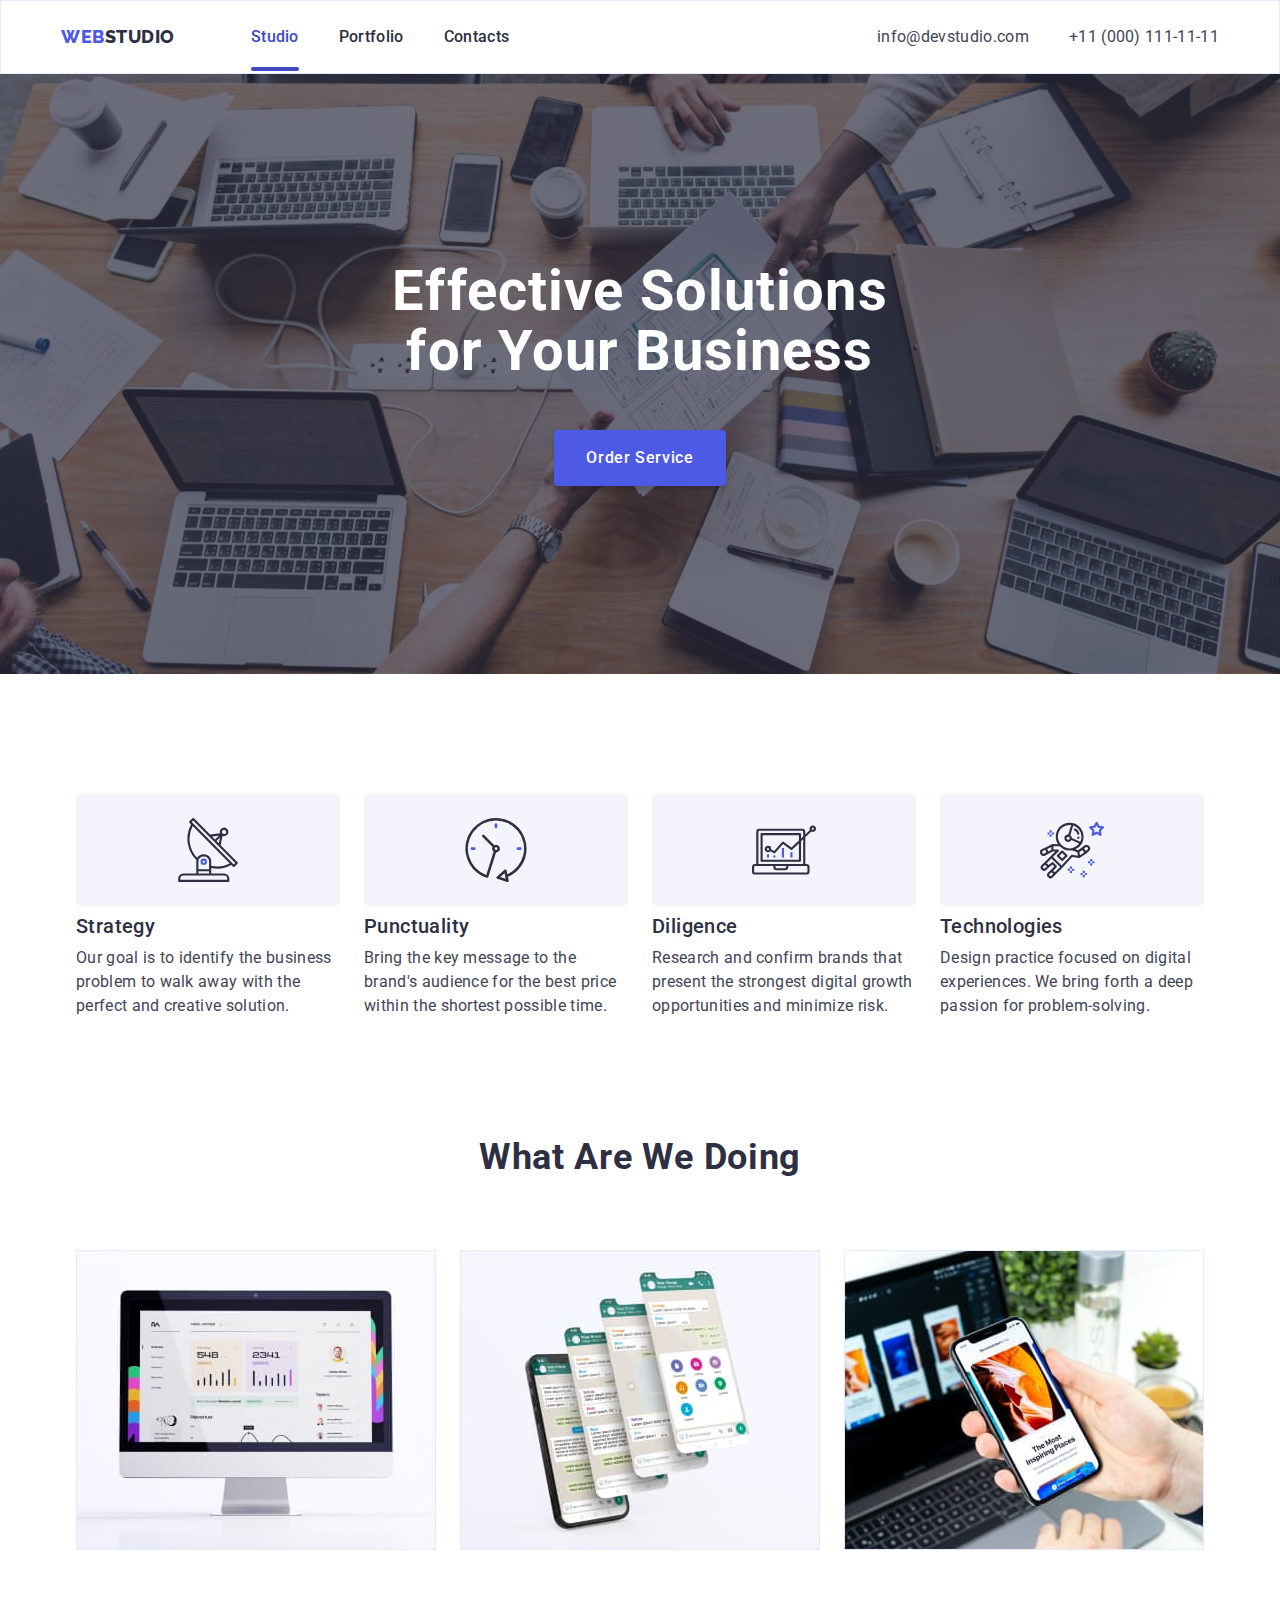
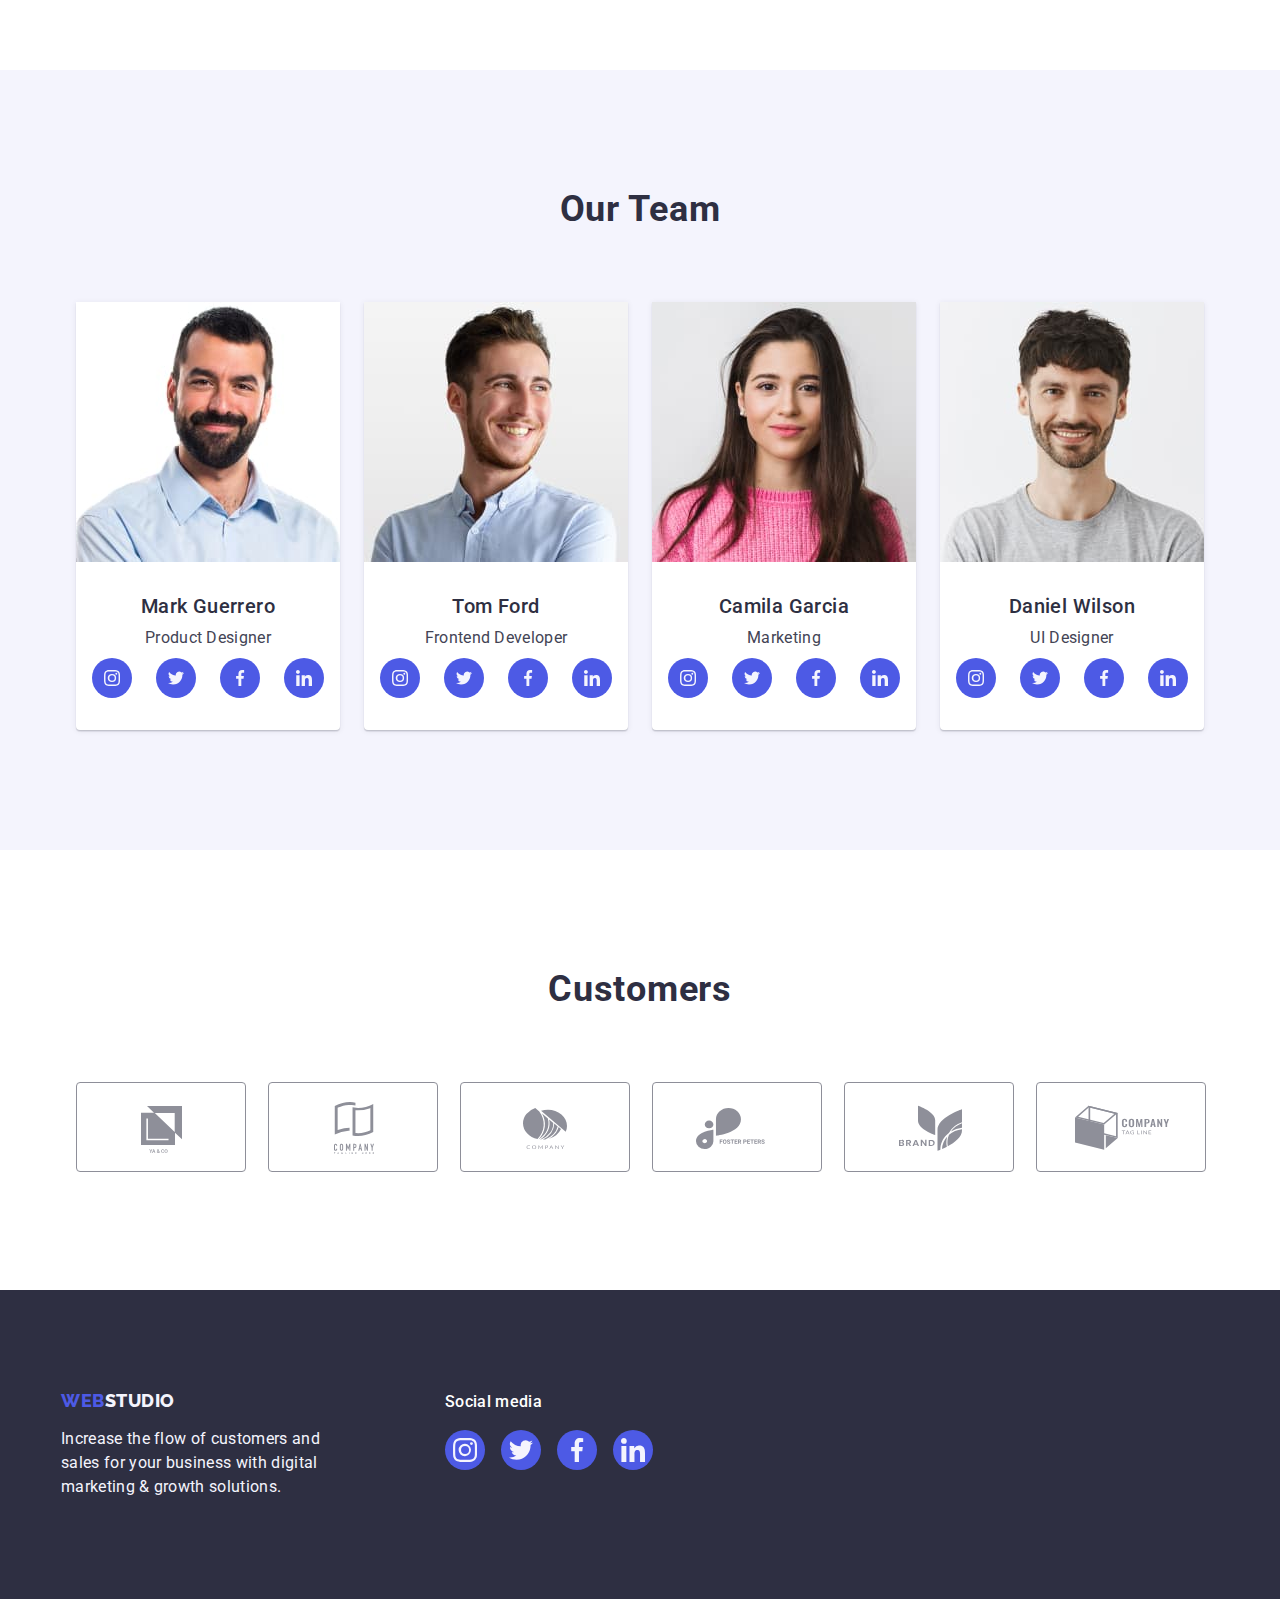
<file: index.html>
<!DOCTYPE html>
<html lang="en">
<head>
    <meta charset="UTF-8">
    <meta name="viewport" content="width=device-width, initial-scale=1.0">
    <title>Studio</title>
    <link rel="preconnect" href="https://fonts.googleapis.com">
    <link rel="preconnect" href="https://fonts.gstatic.com" crossorigin>
    <link href="https://fonts.googleapis.com/css2?family=Raleway:wght@800&family=Roboto:wght@400;500;700;900&display=swap" rel="stylesheet">
    <link rel="stylesheet" href="https://cdnjs.cloudflare.com/ajax/libs/modern-normalize/2.0.0/modern-normalize.min.css" integrity="sha512-4xo8blKMVCiXpTaLzQSLSw3KFOVPWhm/TRtuPVc4WG6kUgjH6J03IBuG7JZPkcWMxJ5huwaBpOpnwYElP/m6wg==" crossorigin="anonymous" referrerpolicy="no-referrer" />
    <link rel="stylesheet" href="./css/styles.css">
</head>
<body>
    <header class="header">
        <div class="header-container container">
            <nav class="nav">
                <a href="./index.html" class="logo link">
                    Web<span class="logo-span">Studio</span>
                </a>
                <ul class="nav-list list">
                    <li class="nav-item">
                        <a href="./index.html" class="nav-link link current">Studio</a>
                    </li>
                    <li class="nav-item">
                        <a href="./portfolio.html" class="nav-link link">Portfolio</a>
                    </li>
                    <li class="nav-item">
                        <a href="" class="nav-link link">Contacts</a>
                    </li>
                </ul>
            </nav>
            <address class="address">
                <ul class="address-list list">
                    <li class="addres-item">
                        <a href="mailto:info@devstudio.com" class="address-link link">info@devstudio.com</a>
                    </li>
                    <li class="address-item">
                        <a href="tel:+110001111111" class="address-link link">+11 (000) 111-11-11</a>
                    </li>
                </ul>
            </address>
        </div>
    </header>
    <main class="main">
        <section class="hero-section">
            <div class="container">
                <h1 class="main-title">Effective Solutions for Your Business</h1>
                <button type="button" class="action-button" data-modal-open>Order Service</button>
            </div>
        </section>
        <section class="section">
            <div class="container">
                <h2 class="visually-hidden">Our principles</h2>
                <ul class="content-list list">
                    <li class="principles-item">
                        <div class="icon-wrapper">
                            <svg width="64" height="64">
                                <use href="./images/icons.svg#antenna"></use>
                            </svg>
                        </div>
                        <h3 class="sub-title">Strategy</h3>
                        <p class="text">Our goal is to identify the business problem to walk away with the perfect and creative solution. </p>
                    </li>
                    <li class="principles-item">
                        <div class="icon-wrapper">
                            <svg width="64" height="64">
                                <use href="./images/icons.svg#clock"></use>
                            </svg>
                        </div>
                        <h3 class="sub-title">Punctuality</h3>
                        <p class="text">Bring the key message to the brand's audience for the best price within the shortest possible time.</p>
                    </li>
                    <li class="principles-item">
                        <div class="icon-wrapper">
                            <svg width="64" height="64">
                                <use href="./images/icons.svg#diagram"></use>
                            </svg>
                        </div>
                        <h3  class="sub-title">Diligence</h3>
                        <p class="text">Research and confirm brands that present the strongest digital growth opportunities and minimize risk.</p>
                    </li>
                    <li class="principles-item">
                        <div class="icon-wrapper">
                            <svg width="64" height="64">
                                <use href="./images/icons.svg#astronaut"></use>
                            </svg>
                        </div>
                        <h3 class="sub-title">Technologies</h3>
                        <p class="text">Design practice focused on digital experiences. We bring forth a deep passion for problem-solving.</p>
                    </li>
                </ul>
            </div>
        </section>
        <section class="section pt-zero">
            <div class="container">
                <h2 class="title">What are we doing</h2>
                <ul class="content-list list">
                    <li class="content-list-item">
                        <img src="./images/desktop.jpg" width="360" height="300" alt="Computer monitor with desktop screen">
                    </li>
                    <li class="content-list-item">
                        <img src="./images/phones.jpg" width="360" height="300" alt="Smarphones in a row">
                    </li>
                    <li class="content-list-item">
                        <img src="./images/laptop-and-phone.jpg" width="360" height="300" alt="A hand holds a smartphone in front of a laptop">
                    </li>
                </ul>
            </div>
        </section>
        <section class="section team-section">
            <div class="container">
                <h2 class="title">Our Team</h2>
                <ul class="content-list list">
                    <li class="team-item">
                        <img src="./images/mark-guerrero.jpg" width="264" height="260" alt="Portrait photo of Mark Guerrero">
                        <div class="info-container">
                            <h3 class="sub-title">Mark Guerrero</h3>
                            <p class="text">Product Designer</p>
                            <ul class="social-icons list">
                                <li class="social-icons-item">
                                    <a href="" class="social-icons-link">
                                        <svg class="social-icon" width="16" height="16">
                                            <use href="./images/icons.svg#instagram"></use>
                                        </svg>
                                        <span class="visually-hidden">Instagram</span>
                                    </a>
                                </li>
                                <li class="social-icons-item">
                                    <a href="" class="social-icons-link">
                                        <svg class="social-icon" width="16" height="16">
                                            <use href="./images/icons.svg#twitter"></use>
                                        </svg>
                                        <span class="visually-hidden">Twitter</span>
                                    </a>
                                </li>
                                <li class="social-icons-item">
                                    <a href="" class="social-icons-link">
                                        <svg class="social-icon" width="16" height="16">
                                            <use href="./images/icons.svg#facebook"></use>
                                        </svg>
                                        <span class="visually-hidden">Facebook</span>
                                    </a>
                                </li>
                                <li class="social-icons-item">
                                    <a href="" class="social-icons-link">
                                        <svg class="social-icon" width="16" height="16">
                                            <use href="./images/icons.svg#linkedin"></use>
                                        </svg>
                                        <span class="visually-hidden">Linkedin</span>
                                    </a>
                                </li>
                            </ul>
                        </div>
                    </li>
                    <li class="team-item">
                        <img src="./images/tom-ford.jpg" width="264" height="260" alt="Portrait photo of Tom Ford">
                        <div class="info-container">
                            <h3 class="sub-title">Tom Ford</h3>
                            <p class="text">Frontend Developer</p>
                            <ul class="social-icons list">
                                <li class="social-icons-item">
                                    <a href="" class="social-icons-link">
                                        <svg class="social-icon" width="16" height="16">
                                            <use href="./images/icons.svg#instagram"></use>
                                        </svg>
                                        <span class="visually-hidden">Instagram</span>
                                    </a>
                                </li>
                                <li class="social-icons-item">
                                    <a href="" class="social-icons-link">
                                        <svg class="social-icon" width="16" height="16">
                                            <use href="./images/icons.svg#twitter"></use>
                                        </svg>
                                        <span class="visually-hidden">Twitter</span>
                                    </a>
                                </li>
                                <li class="social-icons-item">
                                    <a href="" class="social-icons-link">
                                        <svg class="social-icon" width="16" height="16">
                                            <use href="./images/icons.svg#facebook"></use>
                                        </svg>
                                        <span class="visually-hidden">Facebook</span>
                                    </a>
                                </li>
                                <li class="social-icons-item">
                                    <a href="" class="social-icons-link">
                                        <svg class="social-icon" width="16" height="16">
                                            <use href="./images/icons.svg#linkedin"></use>
                                        </svg>
                                        <span class="visually-hidden">Linkedin</span>
                                    </a>
                                </li>
                            </ul>
                        </div>
                    </li>
                    <li class="team-item">
                        <img src="./images/camila-garcia.jpg" width="264" height="260" alt="Portrait photo of Camila Garcia">
                        <div class="info-container">
                            <h3 class="sub-title">Camila Garcia</h3>
                            <p class="text">Marketing</p>
                            <ul class="social-icons list">
                                <li class="social-icons-item">
                                    <a href="" class="social-icons-link">
                                        <svg class="social-icon" width="16" height="16">
                                            <use href="./images/icons.svg#instagram"></use>
                                        </svg>
                                        <span class="visually-hidden">Instagram</span>
                                    </a>
                                </li>
                                <li class="social-icons-item">
                                    <a href="" class="social-icons-link">
                                        <svg class="social-icon" width="16" height="16">
                                            <use href="./images/icons.svg#twitter"></use>
                                        </svg>
                                        <span class="visually-hidden">Twitter</span>
                                    </a>
                                </li>
                                <li class="social-icons-item">
                                    <a href="" class="social-icons-link">
                                        <svg class="social-icon" width="16" height="16">
                                            <use href="./images/icons.svg#facebook"></use>
                                        </svg>
                                        <span class="visually-hidden">Facebook</span>
                                    </a>
                                </li>
                                <li class="social-icons-item">
                                    <a href="" class="social-icons-link">
                                        <svg class="social-icon" width="16" height="16">
                                            <use href="./images/icons.svg#linkedin"></use>
                                        </svg>
                                        <span class="visually-hidden">Linkedin</span>
                                    </a>
                                </li>
                            </ul>
                        </div>
                    </li>
                    <li class="team-item">
                        <img src="./images/daniel-wilson.jpg" width="264" height="260" alt="Portrait photo of Daniel Wilson">
                        <div class="info-container">
                            <h3 class="sub-title">Daniel Wilson</h3>
                            <p class="text">UI Designer</p>
                            <ul class="social-icons list">
                                <li class="social-icons-item">
                                    <a href="" class="social-icons-link">
                                        <svg class="social-icon" width="16" height="16">
                                            <use href="./images/icons.svg#instagram"></use>
                                        </svg>
                                        <span class="visually-hidden">Instagram</span>
                                    </a>
                                </li>
                                <li class="social-icons-item">
                                    <a href="" class="social-icons-link">
                                        <svg class="social-icon" width="16" height="16">
                                            <use href="./images/icons.svg#twitter"></use>
                                        </svg>
                                        <span class="visually-hidden">Twitter</span>
                                    </a>
                                </li>
                                <li class="social-icons-item">
                                    <a href="" class="social-icons-link">
                                        <svg class="social-icon" width="16" height="16">
                                            <use href="./images/icons.svg#facebook"></use>
                                        </svg>
                                        <span class="visually-hidden">Facebook</span>
                                    </a>
                                </li>
                                <li class="social-icons-item">
                                    <a href="" class="social-icons-link">
                                        <svg class="social-icon" width="16" height="16">
                                            <use href="./images/icons.svg#linkedin"></use>
                                        </svg>
                                        <span class="visually-hidden">Linkedin</span>
                                    </a>
                                </li>
                            </ul>
                        </div>
                    </li>
                </ul>
            </div>
        </section>
        <section class="section">
            <div class="container">
                <h2 class="title customers-title">Customers</h2>
                <ul class="customers list content-list">
                    <li class="customers-item">
                        <a href="" class="customers-link">
                            <svg class="customers-logo" width="104" height="56">
                                <use href="./images/icons.svg#customer-logo-1"></use>
                            </svg>
                            <span class="visually-hidden"></span>
                        </a>
                    </li>
                    <li class="customers-item">
                        <a href="" class="customers-link">
                            <svg class="customers-logo" width="104" height="56">
                                <use href="./images/icons.svg#customer-logo-2"></use>
                            </svg>
                            <span class="visually-hidden"></span>
                        </a>
                    </li>
                    <li class="customers-item">
                        <a href="" class="customers-link">
                            <svg class="customers-logo" width="104" height="56">
                                <use href="./images/icons.svg#customer-logo-3"></use>
                            </svg>
                            <span class="visually-hidden"></span>
                        </a>
                    </li>
                    <li class="customers-item">
                        <a href="" class="customers-link">
                            <svg class="customers-logo" width="104" height="56">
                                <use href="./images/icons.svg#customer-logo-4"></use>
                            </svg>
                            <span class="visually-hidden"></span>
                        </a>
                    </li>
                    <li class="customers-item">
                        <a href="" class="customers-link">
                            <svg class="customers-logo" width="104" height="56">
                                <use href="./images/icons.svg#customer-logo-5"></use>
                            </svg>
                            <span class="visually-hidden"></span>
                        </a>
                    </li>
                    <li class="customers-item">
                        <a href="" class="customers-link">
                            <svg class="customers-logo" width="104" height="56">
                                <use href="./images/icons.svg#customer-logo-6"></use>
                            </svg>
                            <span class="visually-hidden"></span>
                        </a>
                    </li>
                </ul>
            </div>
        </section>
    </main>
    <footer class="footer">
       <div class="footer-container container">
            <div class="info-footer-container">
                <a href="./index.html" class="logo link">
                    Web<span class="logo-span">Studio</span>
                </a>
                <p class="text">Increase the flow of customers and sales for your business with digital marketing & growth solutions.</p>
            </div>
            <div>
                <p class="social-title">Social media</p>
                <ul class="social-footer social-icons list">
                    <li class="social-icons-item">
                        <a href="" class="social-icons-link">
                            <svg class="social-icon" width="24" height="24">
                                <use href="./images/icons.svg#instagram-big"></use>
                            </svg>
                            <span class="visually-hidden">Instagram</span>
                        </a>
                    </li>
                    <li class="social-icons-item">
                        <a href="" class="social-icons-link">
                            <svg class="social-icon" width="24" height="24">
                                <use href="./images/icons.svg#twitter-big"></use>
                            </svg>
                            <span class="visually-hidden">Twitter</span>
                        </a>
                    </li>
                    <li class="social-icons-item">
                        <a href="" class="social-icons-link">
                            <svg class="social-icon" width="24" height="24">
                                <use href="./images/icons.svg#facebook-big"></use>
                            </svg>
                            <span class="visually-hidden">Facebook</span>
                        </a>
                    </li>
                    <li class="social-icons-item">
                        <a href="" class="social-icons-link">
                            <svg class="social-icon" width="24" height="24">
                                <use href="./images/icons.svg#linkedin-big"></use>
                            </svg>
                            <span class="visually-hidden">Linkedin</span>
                        </a>
                    </li>
                </ul>
            </div>
        </div> 
    </footer>
    <div data-modal class="modal-backdrop is-hidden">
        <div class="modal">
            <button type="button" data-modal-close class="close-modal">
                <svg width="8" height="8" class="close-icon">
                    <use href="./images/icons.svg#close-icon"></use>
                </svg>
                <span class="visually-hidden">Close modal</span>
            </button>
        </div>
    </div>
    <script src="./js/modal.js"></script>
</body>
</html>
</file>
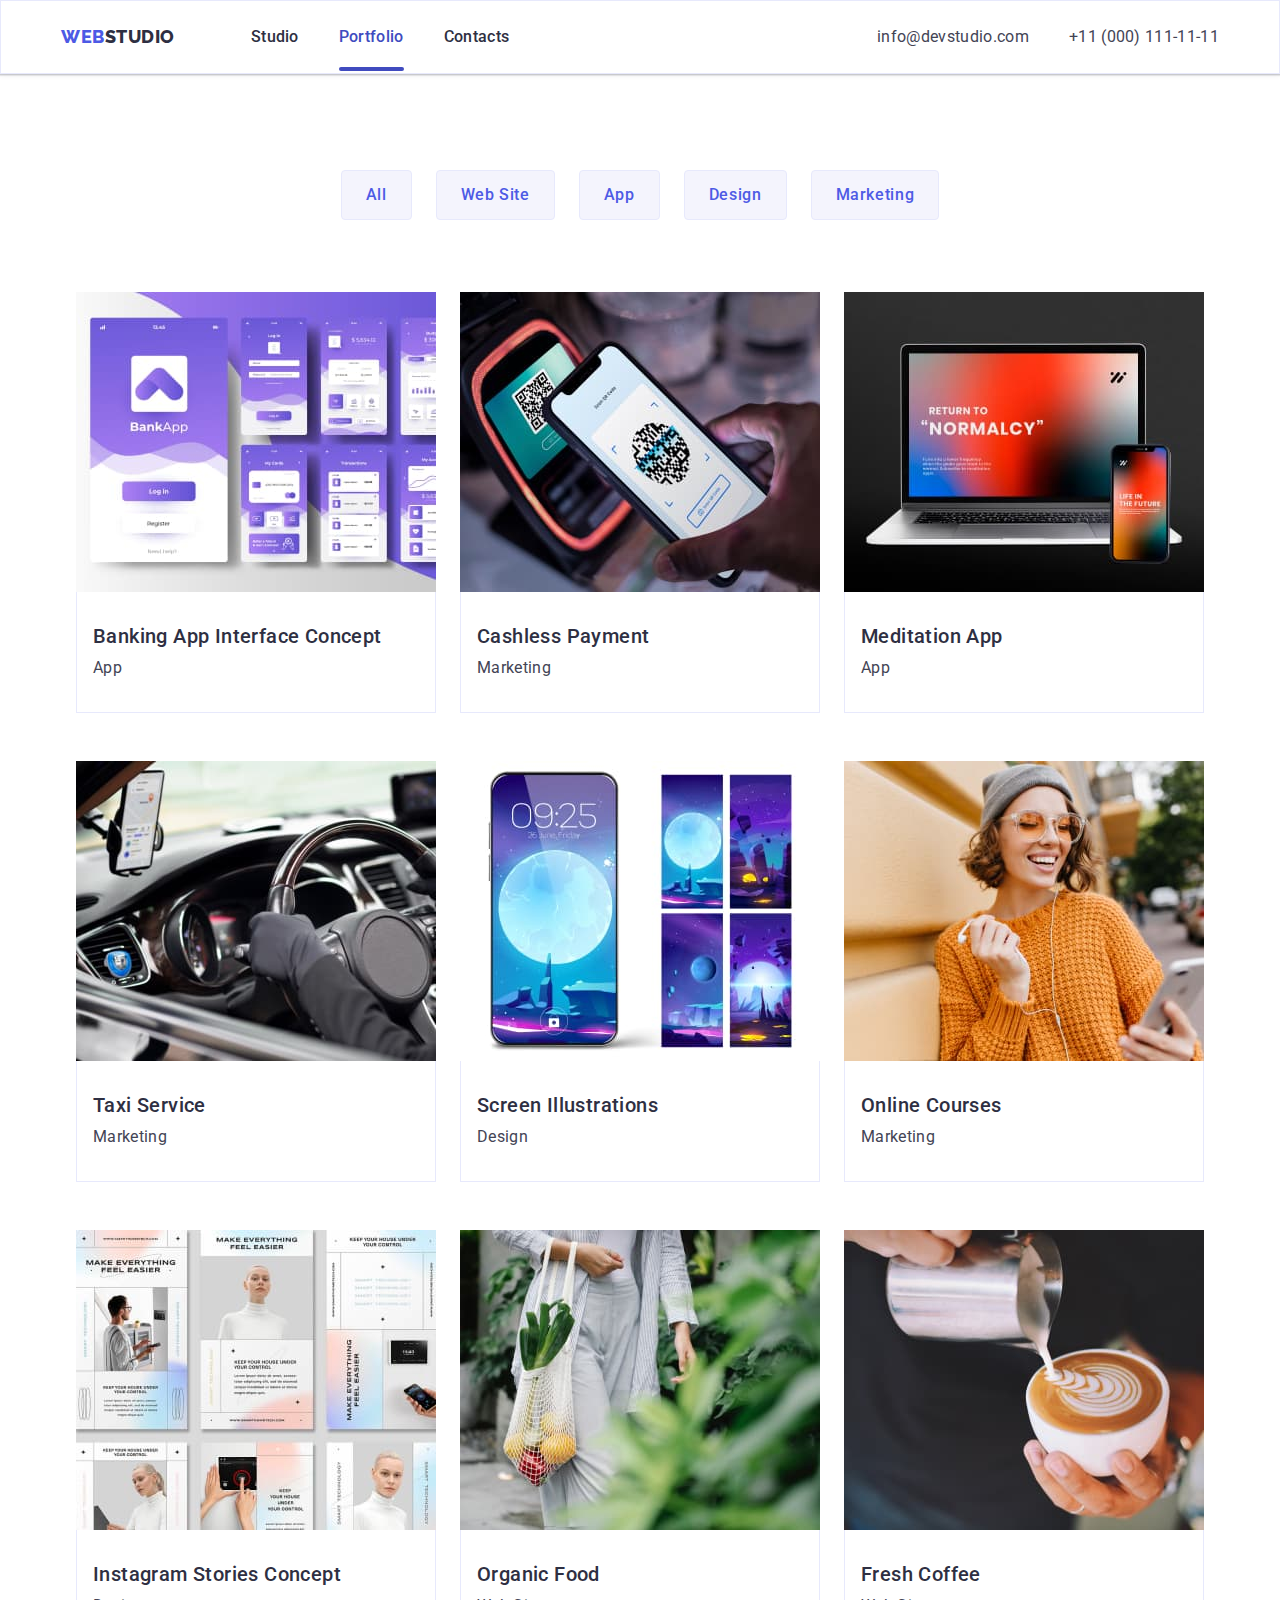
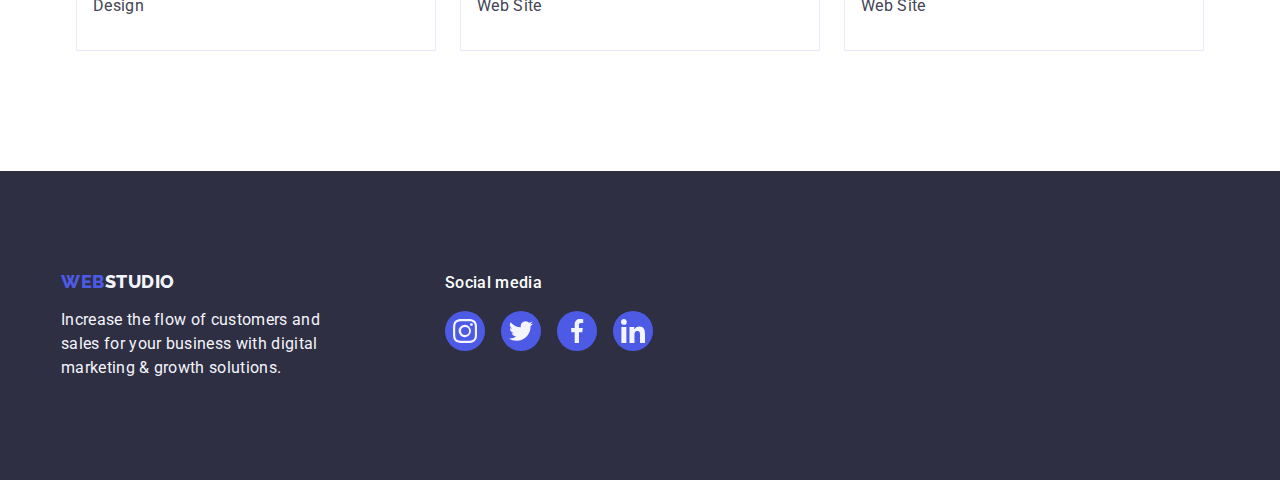
<file: portfolio.html>
<!DOCTYPE html>
<html lang="en">
<head>
    <meta charset="UTF-8">
    <meta name="viewport" content="width=device-width, initial-scale=1.0">
    <title>Portfolio</title>
    <link rel="preconnect" href="https://fonts.googleapis.com">
    <link rel="preconnect" href="https://fonts.gstatic.com" crossorigin>
    <link href="https://fonts.googleapis.com/css2?family=Raleway:wght@800&family=Roboto:wght@400;500;700;900&display=swap" rel="stylesheet">
    <link rel="stylesheet" href="https://cdnjs.cloudflare.com/ajax/libs/modern-normalize/2.0.0/modern-normalize.min.css" integrity="sha512-4xo8blKMVCiXpTaLzQSLSw3KFOVPWhm/TRtuPVc4WG6kUgjH6J03IBuG7JZPkcWMxJ5huwaBpOpnwYElP/m6wg==" crossorigin="anonymous" referrerpolicy="no-referrer" />
    <link rel="stylesheet" href="./css/styles.css">
</head>
<body>
    <header class="header">
        <div class="header-container container">
            <nav class="nav">
                <a href="./index.html" class="logo link">
                    Web<span class="logo-span">Studio</span>
                </a>
                <ul class="nav-list list">
                    <li class="nav-item">
                        <a href="./index.html" class="nav-link link">Studio</a>
                    </li>
                    <li class="nav-item">
                        <a href="./portfolio.html" class="nav-link link current">Portfolio</a>
                    </li>
                    <li class="nav-item">
                        <a href="" class="nav-link link">Contacts</a>
                    </li>
                </ul>
            </nav>
            <address class="address">
                <ul class="address-list list">
                    <li class="addres-item">
                        <a href="mailto:info@devstudio.com" class="address-link link">info@devstudio.com</a>
                    </li>
                    <li class="address-item">
                        <a href="tel:+110001111111" class="address-link link">+11 (000) 111-11-11</a>
                    </li>
                </ul>
            </address>
        </div>
    </header>
    <main class="main">
        <section class="section pt-medium">
            <div class="container">
                <h1 class="visually-hidden">Our portfolio</h1>
                <ul class="filters-list list">
                    <li class="filter-item">
                        <button class="filters-button" type="button">All</button>
                    </li>
                    <li class="filter-item">
                        <button class="filters-button" type="button">Web Site</button>
                    </li>
                    <li class="filter-item">
                        <button class="filters-button" type="button">App</button>
                    </li>
                    <li class="filter-item">
                        <button class="filters-button" type="button">Design</button>
                    </li>
                    <li class="filter-item">
                        <button class="filters-button" type="button">Marketing</button>
                    </li>
                </ul>
                <ul class="content-list list goods-list">
                    <li class="content-list-item">
                        <a href="#" class="goods-link link">
                            <div class="goods-img">
                                <img src="./images/banking-app.jpg" alt="Banking Interface concept" width="360" height="300">
                                <p class="goods-link-details">14 Stylish and User-Friendly App Design Concepts · Task Manager App · Calorie Tracker App · Exotic Fruit Ecommerce App · Cloud Storage App</p>
                            </div>
                            <div class="goods-link-info">
                                <h2 class="sub-title">Banking App Interface Concept</h2>
                                <p class="text">App</p>
                            </div>
                        </a>
                    </li>
                    <li class="content-list-item">
                        <a href="#" class="goods-link link">
                            <div class="goods-img">
                                <img src="./images/payment.jpg" alt="Process of cachless payment whit smartphone" width="360" height="300">
                                <p class="goods-link-details">14 Stylish and User-Friendly App Design Concepts · Task Manager App · Calorie Tracker App · Exotic Fruit Ecommerce App · Cloud Storage App</p>
                            </div>
                            <div class="goods-link-info">
                                <h2 class="sub-title">Cashless Payment</h2>
                                <p class="text">Marketing</p>    
                            </div>   
                        </a>
                    </li>
                    <li class="content-list-item">
                        <a href="#" class="goods-link link">
                            <div class="goods-img">
                                <img src="./images/meditation.jpg" alt="Desctop and mobile app cover screen" width="360" height="300">
                                <p class="goods-link-details">14 Stylish and User-Friendly App Design Concepts · Task Manager App · Calorie Tracker App · Exotic Fruit Ecommerce App · Cloud Storage App</p>
                            </div>
                            <div class="goods-link-info">
                                <h2 class="sub-title">Meditation App</h2>
                                <p class="text">App</p>
                            </div>
                        </a>
                    </li>
                    <li class="content-list-item">
                        <a href="#" class="goods-link link">
                            <div class="goods-img">
                                <img src="./images/taxi-service.jpg" alt="View of driver hands on a steering wheel from leftside window" width="360" height="300">
                                <p class="goods-link-details">14 Stylish and User-Friendly App Design Concepts · Task Manager App · Calorie Tracker App · Exotic Fruit Ecommerce App · Cloud Storage App</p>
                            </div>
                            <div class="goods-link-info">
                                <h2 class="sub-title">Taxi Service</h2>
                                <p class="text">Marketing</p>
                            </div>
                        </a>
                    </li>
                    <li class="content-list-item">
                        <a href="#" class="goods-link link">
                            <div class="goods-img">
                                <img src="./images/screen-illustration.jpg" alt="Variants of mobile screens with moon and cliffs" width="360" height="300">
                                <p class="goods-link-details">14 Stylish and User-Friendly App Design Concepts · Task Manager App · Calorie Tracker App · Exotic Fruit Ecommerce App · Cloud Storage App</p>
                            </div>
                            <div class="goods-link-info">
                                <h2 class="sub-title">Screen Illustrations</h2>
                                <p class="text">Design</p>
                            </div>
                        </a>
                    </li>
                    <li class="content-list-item">
                        <a href="#" class="goods-link link">
                            <div class="goods-img">
                                <img src="./images/online-course.jpg" alt="Young woman in a sweater is listening to music from smartphone headphones" width="360" height="300">
                                <p class="goods-link-details">14 Stylish and User-Friendly App Design Concepts · Task Manager App · Calorie Tracker App · Exotic Fruit Ecommerce App · Cloud Storage App</p>
                            </div>
                            <div class="goods-link-info">
                                <h2 class="sub-title">Online Courses</h2>
                                <p class="text">Marketing</p>
                            </div>
                        </a>
                    </li>
                    <li class="content-list-item">
                        <a href="#" class="goods-link link">
                            <div class="goods-img">
                                <img src="./images/ig-stories.jpg" alt="Different views of stories for Instagram" width="360" height="300">
                                <p class="goods-link-details">14 Stylish and User-Friendly App Design Concepts · Task Manager App · Calorie Tracker App · Exotic Fruit Ecommerce App · Cloud Storage App</p>
                            </div>
                            <div class="goods-link-info">
                                <h2 class="sub-title">Instagram Stories Concept</h2>
                                <p class="text">Design</p>
                            </div>
                        </a>
                    </li>
                    <li class="content-list-item">
                        <a href="#" class="goods-link link">
                            <div class="goods-img">
                                <img src="./images/organic-food.jpg" alt="A woman carrying fruits and vegetables in a string bag" width="360" height="300">
                                <p class="goods-link-details">14 Stylish and User-Friendly App Design Concepts · Task Manager App · Calorie Tracker App · Exotic Fruit Ecommerce App · Cloud Storage App</p>
                            </div>
                            <div class="goods-link-info">
                                <h2 class="sub-title">Organic Food</h2>
                                <p class="text">Web Site</p>
                            </div>
                        </a>
                    </li>
                    <li class="content-list-item">
                        <a href="#" class="goods-link link">
                            <div class="goods-img">
                                <img src="./images/fresh-coffee.jpg" alt="Coffee maker pours milk to a cup of coffee" width="360" height="300">
                                <p class="goods-link-details">14 Stylish and User-Friendly App Design Concepts · Task Manager App · Calorie Tracker App · Exotic Fruit Ecommerce App · Cloud Storage App</p>
                            </div>
                            <div class="goods-link-info">
                                <h2 class="sub-title">Fresh Coffee</h2>
                                <p class="text">Web Site</p>
                            </div>
                        </a>
                    </li>
                </ul>
            </div>
        </section>
    </main>
    <footer class="footer">
        <div class="footer-container container">
             <div class="info-footer-container">
                 <a href="./index.html" class="logo link">
                     Web<span class="logo-span">Studio</span>
                 </a>
                 <p class="text">Increase the flow of customers and sales for your business with digital marketing & growth solutions.</p>
             </div>
             <div>
                 <p class="social-title">Social media</p>
                 <ul class="social-footer social-icons list">
                     <li class="social-icons-item">
                         <a href="" class="social-icons-link">
                             <svg class="social-icon" width="24" height="24">
                                 <use href="./images/icons.svg#instagram-big"></use>
                             </svg>
                             <span class="visually-hidden">Instagram</span>
                         </a>
                     </li>
                     <li class="social-icons-item">
                         <a href="" class="social-icons-link">
                             <svg class="social-icon" width="24" height="24">
                                 <use href="./images/icons.svg#twitter-big"></use>
                             </svg>
                             <span class="visually-hidden">Twitter</span>
                         </a>
                     </li>
                     <li class="social-icons-item">
                         <a href="" class="social-icons-link">
                             <svg class="social-icon" width="24" height="24">
                                 <use href="./images/icons.svg#facebook-big"></use>
                             </svg>
                             <span class="visually-hidden">Facebook</span>
                         </a>
                     </li>
                     <li class="social-icons-item">
                         <a href="" class="social-icons-link">
                             <svg class="social-icon" width="24" height="24">
                                 <use href="./images/icons.svg#linkedin-big"></use>
                             </svg>
                             <span class="visually-hidden">Linkedin</span>
                         </a>
                     </li>
                 </ul>
             </div>
         </div> 
     </footer>
</body>
</html>
</file>
<file: css/styles.css>
:root {
    --primary-white-color: #ffffff;
    --secondary-white-color: #F4F4FD;
    --primary-black-color: #2E2F42;
    --secondary-black-color: #434455;
    --gray-color: #8E8F99;
    --primary-brand-color: #4D5AE5;
    --secondary-brand-color: #404BBF;
    --primary-accent-color: #E7E9FC;
    --green-color: #31d0aa;
    --font-family: "Roboto", sans-serif;
}

body {
    background-color: var(--primary-white-color);
    font-family: "Roboto", sans-serif;
    color: var(--secondary-black-color);
    font-size: 16px;
    font-style: normal;
    font-weight: 400;
    line-height: 24px;
    letter-spacing: 0.32px;
    margin: 0;
}

.list {
    list-style: none;
    margin: 0;
    padding: 0;
}

button {
    cursor: pointer;
}

.link {
    text-decoration: none;
}

img {
    display: block;
    width: 100%;
    height: auto;
}

.visually-hidden {
    position: absolute;
    width: 1px;
    height: 1px;
    margin: -1px;
    border: 0;
    padding: 0;
    white-space: nowrap;
    clip-path: inset(100%);
    clip: rect(0 0 0 0);
    overflow: hidden;
}

.header {
    border: 1px solid var(--primary-accent-color);
    box-shadow: 0px 2px 1px rgba(46, 47, 66, 0.08), 
                0px 1px 1px rgba(46, 47, 66, 0.16), 
                0px 1px 6px rgba(46, 47, 66, 0.08);
}

.logo {
    font-family: "Raleway", sans-serif;
    color: var(--primary-brand-color);
    font-size: 18px;
    font-style: normal;
    font-weight: 800;
    line-height: 1.17;
    letter-spacing: 0.54px;
    text-transform: uppercase;
    word-spacing: 0;
}

.footer .logo {
    display: inline-block;
    margin-bottom: 16px;
} 

.footer .logo-span{
    color: var(--secondary-white-color);
}

.logo-span {
    color: var(--primary-black-color);
}

.nav .logo {
    margin-right: 76px;
}

.nav {
    display: flex;
    align-items: center;
}

.nav-list {
    display: flex;
    gap: 40px;
}

.nav-link {
    color: var(--primary-black-color);
    font-family: var(--font-family);
    font-size: 16px;
    font-style: normal;
    font-weight: 500;
    line-height: 1.5;
    letter-spacing: 0.32px;
    padding: 24px 0;
    position: relative;
    transition: color 250ms cubic-bezier(0.4, 0, 0.2, 1);
}

.current.nav-link {
    color: var(--secondary-brand-color);
}

.nav-link:hover,
.nav-link:focus {    
    color: var(--secondary-brand-color);
    outline: none;
}

.current.nav-link::after {
    position: absolute;
    content: "";
    width: 100%;
    height: 4px;
    border-radius: 2px;
    background: var(--secondary-brand-color);
    left: 0;
    bottom: -1px;
}
.nav-link:hover::after,
.nav-link:focus::after {
    position: absolute;
    content: "";
    width: 100%;
    height: 4px;
    border-radius: 2px;
    background: var(--secondary-brand-color);
    left: 0;
    bottom: -1px;
}

.address {
    font-style: normal;
}

.address-list {
    display: flex;
    gap: 40px;
}

.address-link {
    color: var(--secondary-black-color);
    font-family: var(--font-family);
    font-size: 16px;
    font-weight: 400;
    line-height: 1.5;
    letter-spacing: 0.32px;
    transition: color 250ms cubic-bezier(0.4, 0, 0.2, 1);
}

.address-link:hover,
.address-link:focus {
    position: relative;
    color: var(--secondary-brand-color);
}

.hero-section {
    margin: 0 auto;
    background-color: var(--primary-black-color);
    background-image: linear-gradient(rgba(46, 47, 66, 0.70), rgba(46, 47, 66, 0.70)), 
                    url("../images/people-office.jpg");
    padding: 188px 0;
    max-width: 1440px;
    background-repeat: no-repeat;
    background-position: center;
    background-size: cover;
}


.main-title {
    max-width: 496px;
    font-family: var(--font-family);
    color: var(--primary-white-color);
    text-align: center;
    font-size: 56px;
    font-style: normal;
    font-weight: 700;
    line-height: 1.07;
    letter-spacing: 1.12px;
    margin: 0 auto;
    margin-bottom: 48px;
}

.action-button {
    font-family: var(--font-family);
    font-size: 16px;
    font-style: normal;
    font-weight: 500;
    line-height: 1.5;
    letter-spacing: 0.64px;
    display: block;
    border-radius: 4px;
    background-color: var(--primary-brand-color);
    box-shadow: 0px 4px 4px 0px rgba(0, 0, 0, 0.15);
    color: var(--primary-white-color);
    padding: 16px 32px;
    margin: 0 auto;
    border: none;
    min-width: 169px;
    transition: background-color 250ms cubic-bezier(0.4, 0, 0.2, 1);;
}

.action-button:hover,
.action-button:focus {
    background-color: var(--secondary-brand-color);
}

.section {
    padding: 120px 0;
}

.container {
    width: 1158px;
    margin: 0 auto;
}

.header-container {
    display: flex;
    justify-content: space-between;
    height: 100%;
    align-items: center;
    max-width: 1440px;
    min-height: 72px;
    padding: 0 15px;
}

.team-section {
    background-color: var(--secondary-white-color);
}

.pt-zero {
    padding-top: 0;
}

.pt-medium {
    padding-top: 96px;
}

.content-list {
    max-width: 1128px;
    margin: 0 auto;
    display: flex;
    flex-wrap: wrap;
    gap: 24px;
}

.principles-item {
    width: 264px;
}

.sub-title {
    color: var(--primary-black-color);
    font-family: var(--font-family);
    font-size: 20px;
    font-style: normal;
    font-weight: 500;
    line-height: 1.2;
    letter-spacing: 0.4px;
    margin: 0;
    margin-bottom: 8px;
}

.title {
    color: var(--primary-black-color);
    text-align: center;
    font-family: var(--font-family);
    font-size: 36px;
    font-style: normal;
    font-weight: 700;
    line-height: 1.11;
    letter-spacing: 0.72px;
    text-transform: capitalize;
    margin: 0;
    margin-bottom: 72px;
}

.text {
    color: var(--secondary-black-color);
    font-family: var(--font-family);
    font-size: 16px;
    line-height: 24px;
    letter-spacing: 0.32px;
    margin: 0;
}

.team-item {
    text-align: center;
    border-radius: 0px 0px 4px 4px;
    background: var(--primary-white-color);
    box-shadow: 0px 2px 1px 0px rgba(46, 47, 66, 0.08), 
                0px 1px 1px 0px rgba(46, 47, 66, 0.16), 
                0px 1px 6px 0px rgba(46, 47, 66, 0.08);
    overflow: hidden;
}

.info-container {
    padding: 32px 0;
}

.footer {
    padding: 100px 0;
    background-color: var(--primary-black-color);
}

.footer .text {
    color: var(--secondary-white-color);
    font-family: var(--font-family);
    font-size: 16px;
    font-style: normal;
    font-weight: 400;
    line-height: 1.5;
    letter-spacing: 0.32px;
    width: 264px;
}

.filters-list {
    width: 568px;
    margin: 0 auto;
    margin-bottom: 72px;
    display: flex;
    justify-content: center;
    gap: 24px;
}

.filters-button {
    padding: 12px 24px;
    border-radius: 4px;
    border: 1px solid var(--primary-accent-color);
    background-color: var(--secondary-white-color);
    color: var(--primary-brand-color);
    text-align: center;
    white-space: nowrap;
    font-family: var(--font-family);
    font-size: 16px;
    font-style: normal;
    font-weight: 500;
    line-height: 1.5;
    letter-spacing: 0.64px;
    transition: color 250ms cubic-bezier(0.4, 0, 0.2, 1), 
                background-color 250ms cubic-bezier(0.4, 0, 0.2, 1), 
                border-color 250ms cubic-bezier(0.4, 0, 0.2, 1), 
                box-shadow 250ms cubic-bezier(0.4, 0, 0.2, 1);
}

.filters-button:hover,
.filters-button:focus {
    color: var(--primary-white-color);
    box-shadow: 0px 2px 2px 0px rgba(0, 0, 0, 0.12), 
                0px 2px 1px 0px rgba(0, 0, 0, 0.08), 
                0px 3px 1px 0px rgba(0, 0, 0, 0.10);
    border: 1px solid transparent;
    background-color: var(--secondary-brand-color);
}

.goods-list {
    row-gap: 48px;
}

.goods-link {
    overflow: hidden;
    position: relative;
    width: 360px;
    display: block;
    background-color: var(--primary-white-color);
    transition: box-shadow 250ms cubic-bezier(0.4, 0, 0.2, 1);
}

.goods-link-info {
    padding: 32px 16px;
    border: 1px solid var(--primary-accent-color);
    border-top: none;
}

.goods-link-details {
    padding: 40px 32px;
    margin: 0;
    width: 360px;
    height: 300px;
    color: var(--secondary-white-color);
    background: var(--primary-brand-color);
    font-family: var(--font-family);
    font-size: 16px;
    line-height: 1.5;
    letter-spacing: 0.32px;
    position: absolute;
    top: 0;
    left: 0;
    transform: translateY(100%);
    transition: transform 250ms cubic-bezier(0.4, 0, 0.2, 1);
}

.goods-link:hover,
.goods-link:focus {
    border: 1px solid var(--secondary-white-color);
    box-shadow: 0px 2px 1px 0px rgba(46, 47, 66, 0.08),
                0px 1px 1px 0px rgba(46, 47, 66, 0.16),
                0px 1px 6px 0px rgba(46, 47, 66, 0.08);
}
.goods-link:hover .goods-link-details,
.goods-link:focus .goods-link-details{
    transform: translateY(0%);
}


.icon-wrapper {
    display: flex;
    align-items: center;
    justify-content: center;
    height: 112px;
    background-color: var(--secondary-white-color);
    border-radius: 4px;
    margin-bottom: 8px;
}

.social-icons {
    display: flex;
    justify-content: center;
    gap: 24px;
    margin-top: 8px;
}

.social-icons-item {
    width: 40px;
    height: 40px;
}

.social-icons-link {
    display: flex;
    width: 100%;
    height: 100%;
    background-color: var(--primary-brand-color);
    align-items: center;
    justify-content: center;
    border-radius: 50%;
    transition: background-color 250ms cubic-bezier(0.4, 0, 0.2, 1);
}

.social-icons-link:hover,
.social-icons-link:focus {
    background-color: var(--secondary-brand-color);
}

.social-icon {
    fill: var(--secondary-white-color);
}

.customers-title {
    margin-bottom: 72px;
}

.customers-item {
    width: calc((100% - 120px) / 6);
    height: 88px;
}

.customers-link {
    width: 100%;
    height: 100%;
    border: 1px solid var(--gray-color);
    border-radius: 4px;
    display: flex;
    align-items: center;
    justify-content: center;
    color: var(--gray-color);
    transition: border-color 250ms cubic-bezier(0.4, 0, 0.2, 1), color 250ms cubic-bezier(0.4, 0, 0.2, 1);
}

.customers-link:hover,
.customers-link:focus {
    border: 1px solid var(--secondary-brand-color);
    color: var(--secondary-brand-color);
}

.customers-logo {
    fill: currentColor;
}

.footer-container {
    display: flex;
    align-items: baseline;
}

.info-footer-container {
    margin-right: 120px;
}

.social-title {
    margin: 0;
    margin-bottom: 16px;
    font-family: var(--font-family);
    font-size: 16px;
    font-style: normal;
    font-weight: 500;
    line-height: 1.5;
    letter-spacing: 0.32px;
    color: var(--primary-white-color);
}

.social-footer {
    gap: 16px;
}

.social-footer .social-icons-link:hover,
.social-footer .social-icons-link:focus {
    background-color: var(--green-color);
}


.modal-backdrop {
    position: fixed;
    top: 0;
    left: 0;
    z-index: 1040;
    width: 100%;
    height: 100%;
    background-color: rgba(46, 47, 66, 0.4);
    transition: opacity 250ms cubic-bezier(0.4, 0, 0.2, 1), 
                visibility 250ms cubic-bezier(0.4, 0, 0.2, 1); 
}

.is-hidden {
    opacity: 0;
    visibility: hidden;
    pointer-events: none;
}

.modal {
    position: absolute;
    top: 50%;
    left: 50%;
    z-index: 1050;
    transform: translate(-50%, -50%);
    width: 408px;
    min-height: 584px;
    box-shadow: 0px 1px 1px rgba(0, 0, 0, 0.14),
                0px 1px 3px rgba(0, 0, 0, 0.12),
                0px 2px 1px rgba(0, 0, 0, 0.2);
    border-radius: 4px;
    transition: transform 250ms cubic-bezier(0.4, 0, 0.2, 1);
    background: #fcfcfc;
}

.close-modal {
    position: absolute;
    top: 24px;
    right: 24px;
    width: 24px;
    height: 24px;
    border-radius: 50%;
    display: flex;
    align-items: center;
    justify-content: center;
    background-color: var(--primary-accent-color);
    border: 1px solid rgba(0, 0, 0, 0.1);
    padding: 0;
    transition: background-color 250ms cubic-bezier(0.4, 0, 0.2, 1), 
                border 250ms cubic-bezier(0.4, 0, 0.2, 1);
    
}

.close-modal:hover,
.close-modal:focus {
    background-color: var(--secondary-brand-color);
    border: none;
}

.close-icon {
    transition: fill 250ms cubic-bezier(0.4, 0, 0.2, 1);
    fill: var(--primary-black-color);
}

.close-modal:hover .close-icon,
.close-modal:focus .close-icon {
    fill: var(--primary-white-color);
}

.goods-img {
    position: relative; 
    overflow: hidden;
}
</file>
